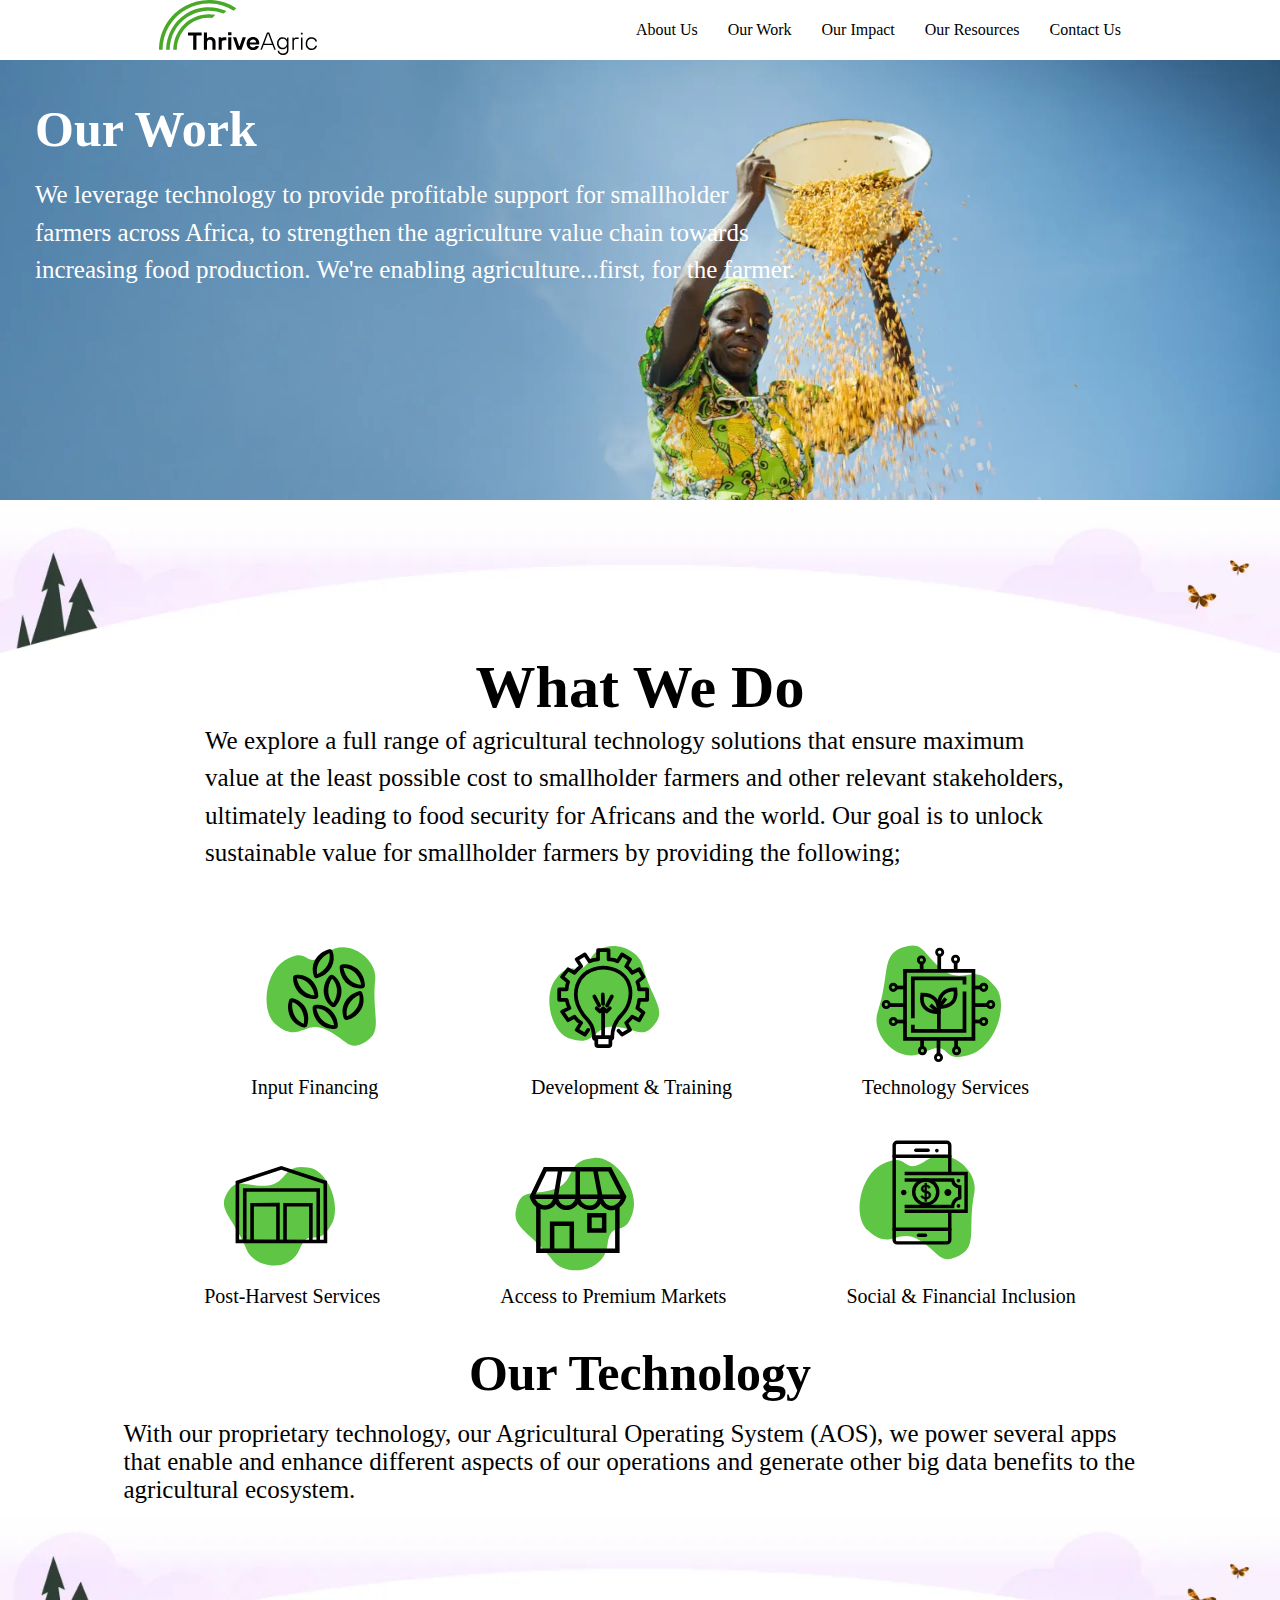
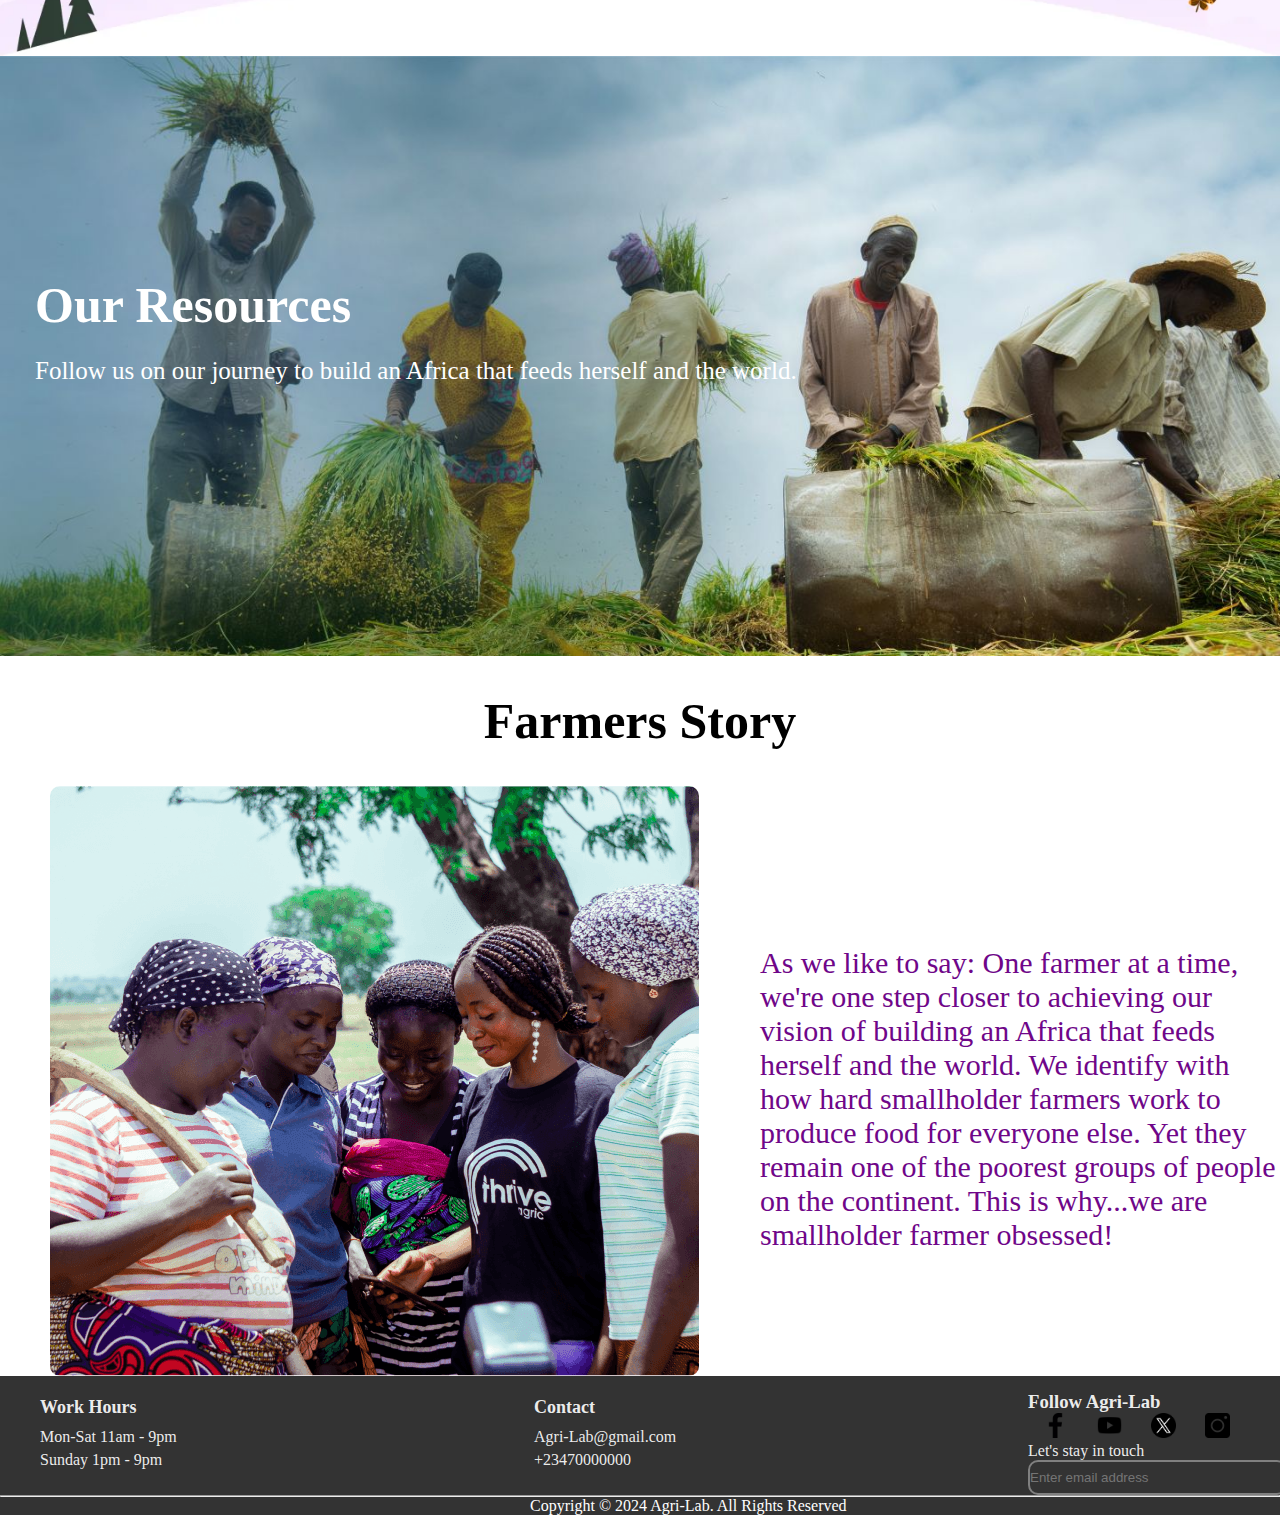
<file: badams.html>
<html lang="en">
<head>
    <meta charset="UTF-8">
    <meta name="viewport" content="width=device-width, initial-scale=1.0">
    <link rel="stylesheet" href="./style.css">
    <title>Agro-Lab</title>
</head>
<body>
    <nav class="navigation">
        <ul class="nav-left">
          <li class="nav-logo">
            <a href="./index.html"><img src="images/logo.svg" alt="logo" /></a>
          </li>
        </ul>
        <ul class="nav-right">
          <li>
            <a href="./badams.html">About Us <i class="fas fa-chevron-down"></i></a>
          </li>
          <li>
            <a href="#">Our Work <i class="fas fa-chevron-down"></i></a>
          </li>
          <li>
            <a href="#">Our Impact <i class="fas fa-chevron-down"></i></a>
          </li>
          <li>
            <a href="#">Our Resources <i class="fas fa-chevron-down"></i></a>
          </li>
          <li><a href="#">Contact Us</a></li>
        </ul>
      </nav>
   
    <div class="overlay">
        <div class="banner_text">
         <div class="d_text">
           <h2>Our Work</h2><br/>
           <p>We leverage technology to provide profitable support for smallholder<br/> farmers across Africa, to strengthen the agriculture value chain towards<br/> increasing food production. We're enabling agriculture...first, for the farmer.</p>
         </div>
         </div>
    </div>
    <div class="first_page_breaker">
        <img src="./images/hp-industries-page-break-bg.webp" alt="">

      </div>

    <div class="first_head_text">
        <h2>What We Do</h2>
        <p>We explore a full range of agricultural technology solutions that ensure maximum value at the least possible cost to smallholder farmers and other relevant stakeholders, ultimately leading to food security for Africans and the world. Our goal is to unlock sustainable value for smallholder farmers by providing the following;</p>
    </div><br/><br/><br/>
    <div class="first_designer_logos">
        <div class="logo_container">
            <img src="./images/input_icon.svg" alt="">
            <span>Input Financing</span>
        </div>

        <div class="logo_container">
            <img src="./images/development_icon.svg" alt="">
            <span>Development & Training</span>
        </div>

        <div class="logo_container">
            <img src="./images/technology_icon.svg" alt="">
            <span>Technology Services</span>
        </div>
    </div><br/><br/>
    <div class="second_designer_logos">
        <div class="logo_container">
            <img src="./images/post_harvest_icon.svg" alt="">
            <span>Post-Harvest Services </span>
        </div>

        <div class="logo_container">
            <img src="./images/market_icon.svg" alt="">
            <span>Access to Premium Markets </span>
        </div>

        <div class="logo_container">
            <img src="./images/fin_inclusion_icon.svg" alt="">
            <span>Social & Financial Inclusion </span>
        </div>
    </div><br/><br/>

    <div class="our_tech_text">
        <h2>Our Technology</h2><br/>
        <p>With our proprietary technology, our Agricultural Operating System (AOS), we power several apps that enable and enhance different aspects of our operations and generate other big data benefits to the agricultural ecosystem.</p>
    </div>
    <div class="first_page_breaker">
        <img src="./images/hp-industries-page-break-bg.webp" alt="">

      </div>

    <div class="overlay2">
        <div class="banner_text2">
         <div class="d_text2">
           <h2>Our Resources</h2><br/>
           <p>Follow us on our journey to build an Africa that feeds herself and the world.</p>
         </div>
         </div>
    </div><br/><br/>

    <div class="our_tech_text">
        <h2>Farmers Story</h2><br/>
    </div><br/>
    <div class="farm_story">
        <div class="farm_story_image">
            <img src="./images/ladies-story.png" alt="">
        </div>
        <div class="farm_story_text">
            <p>As we like to say: One farmer at a time, we're one step closer to achieving our vision of building an Africa that feeds herself and the world. We identify with how hard smallholder farmers work to produce food for everyone else. Yet they remain one of the poorest groups of people on the continent. This is why...we are smallholder farmer obsessed!</p>
        </div>
    </div>


    <footer>
        <div class="footer-container">
            <div class="footer-column">
                <h3>Work Hours</h3>
                <ul>
                    <li>Mon-Sat  11am - 9pm</li>
                    <li>Sunday 1pm - 9pm</li>
                </ul>
            </div>
            <div class="footer-column">
                <h3>Contact</h3>
                <ul>
                    <li>Agri-Lab@gmail.com</li>
                    <li>+23470000000</li>
                </ul>
            </div>
            <div class="footer-column3">
                <h3>Follow Agri-Lab</h3>
                <ul class="social-links">
                    <img src="images/facebook-image.png" alt="" class="s-icon" />
                    <img src="images/youtube-image.png" alt="" class="s-icon" />
                    <img src="images/footer-twitter.png" alt="" class="s-icon" />
                    <img src="images/instagram-image.png" alt="" class="s-icon" />

                </ul>
                <p>Let's stay in touch</p>
                <!-- <div class="site-footer-input"> -->
                <input type="email" placeholder="Enter email address" class="site-footer-input" />

                <!-- </div> -->
            </div>
        </div>
        <hr />
        <div class="footer-copy">
            <p>Copyright © 2024 Agri-Lab. All Rights Reserved</p>

    </div>
</footer>
    
</body>
</html>
</file>
<file: style.css>
*{
    padding: 0;
    margin: 0;
    box-sizing: border-box;
}
.navigation {
    display: flex;
    align-items: center;
    justify-content: space-around;
    list-style: none;
    /* margin-top: 15px; */
    /* padding: 15px 30px; */
    position: fixed;
    top: 0;
    left: 0;
    right: 0;
    background-color: white;
  }
  
  .navigation .nav-right {
    display: flex;
    align-items: center;
    list-style: none;
    gap: 30px;
  }
  
  .navigation .nav-left li {
    text-decoration: none;
    list-style: none;
  }
  
  .navigation .nav-right li a {
    text-decoration: none;
    color: black;
  }
  
  .navigation .nav-right li a:hover {
    color: #48a928;
    border-bottom: 2px solid #48a928;
  }
footer {
    background-color: #333;
    color: #ffffffec;
    padding: 0;
    width: auto;
    margin: 0;}

.footer-container {
    display: flex;
    justify-content: space-between;
    max-width: 1200px;
    margin: 0 auto;}

.footer-column {
    width: 30%;
    align-content: center;}

.footer-column h3 {
    font-size: 18px;
    margin-bottom: 10px;}

.footer-column p {
    font-size: 14px;
    margin-bottom: 15px;}

.footer-column ul {
    list-style-type: none;
    padding: 0;
    text-decoration-color: gray;}

.footer-column ul li {
    margin-bottom: 5px;}
.social-links {
    display: flexbox;}

.social-links li {
    margin-right: 10px;}

.s-icon {
    margin: 0 10px;
    width: 30px;
    cursor: pointer;
    color: white;
    padding: 0 0 0 5px;}
.site-footer-input {
    height: 35px;
    width: 122%;
    border-radius: 10px;
    display: flex;
    background-color: #333;
    border: 2px solid gray;}

.footer-copy{
    text-decoration: none;
    margin-left: 530px;
    color: white;}

.footer-column3{
    margin-top: 15px;
}
.overlay{
    background-image: url(./images/lady-grain.webp);
    height: 500px;
    background-repeat: no-repeat;
    background-size: cover;
    margin: auto;
    width: 100%;
    display: flex;
    justify-content: space-between;
  }
.banner_text{
    padding: 100px 0px 0px 35px;
}
.d_text h2{
    font-size: 50px;
    color: white;
}
.d_text p{
    font-size: 25px;
    color: white; 
    line-height: 1.5; 
}
.first_page_breaker img{
    width: 100%;
}
.first_head_text{
    display: flex;
    flex-direction: column;
    justify-content: center;
    align-items: center;
}
.first_head_text h2{
    font-size: 60px;
    font-weight: bold;
}
.first_head_text p{
    font-size: 25px;
    width: 870px;
    line-height: 1.5;
}
.first_designer_logos{
    display: flex;
    justify-content: center;
    align-items: center;
    gap: 130px;
    width: 100%;
}
.second_designer_logos{
    display: flex;
    justify-content: center;
    align-items: center;
    gap: 120px;
    width: 100%;
}
.logo_container span{
    font-size: 20px;
}
.logo_container img{
    height: 150px;
    width: 150px;
}
.logo_container{
    display: flex;
    flex-direction: column;
}
.our_tech_text{
    display: flex;
    flex-direction: column;
    justify-content: center;
    align-items: center;
}
.our_tech_text h2{
    font-size: 50px;
    font-weight: bold;
}
.our_tech_text p{
    width: 1033px;
    font-size: 25px;
}
.overlay2{
    background-image: url(./images/resources.jpg);
    height: 600px;
    background-repeat: no-repeat;
    background-size: cover;
    margin: auto;
    width: 100%;
  }
  .banner_text2{
    padding: 220px 0px 0px 35px;
}
.d_text2 h2{
    font-size: 50px;
    color: white;
}
.d_text2 p{
    font-size: 25px;
    color: white; 
    line-height: 1.5; 
}
.farm_story{
    display: flex;
}
.farm_story_image img{
    margin-left: 50px;
    border-radius: 10px;
    -webkit-border-radius: 10px;
    -moz-border-radius: 10px;
    -ms-border-radius: 10px;
    -o-border-radius: 10px;
}
.farm_story_text{
    font-size: 30px;
    padding: 160px 0px 0px 61px;
    color: #6f0689;
    width: 700;
}
</file>
